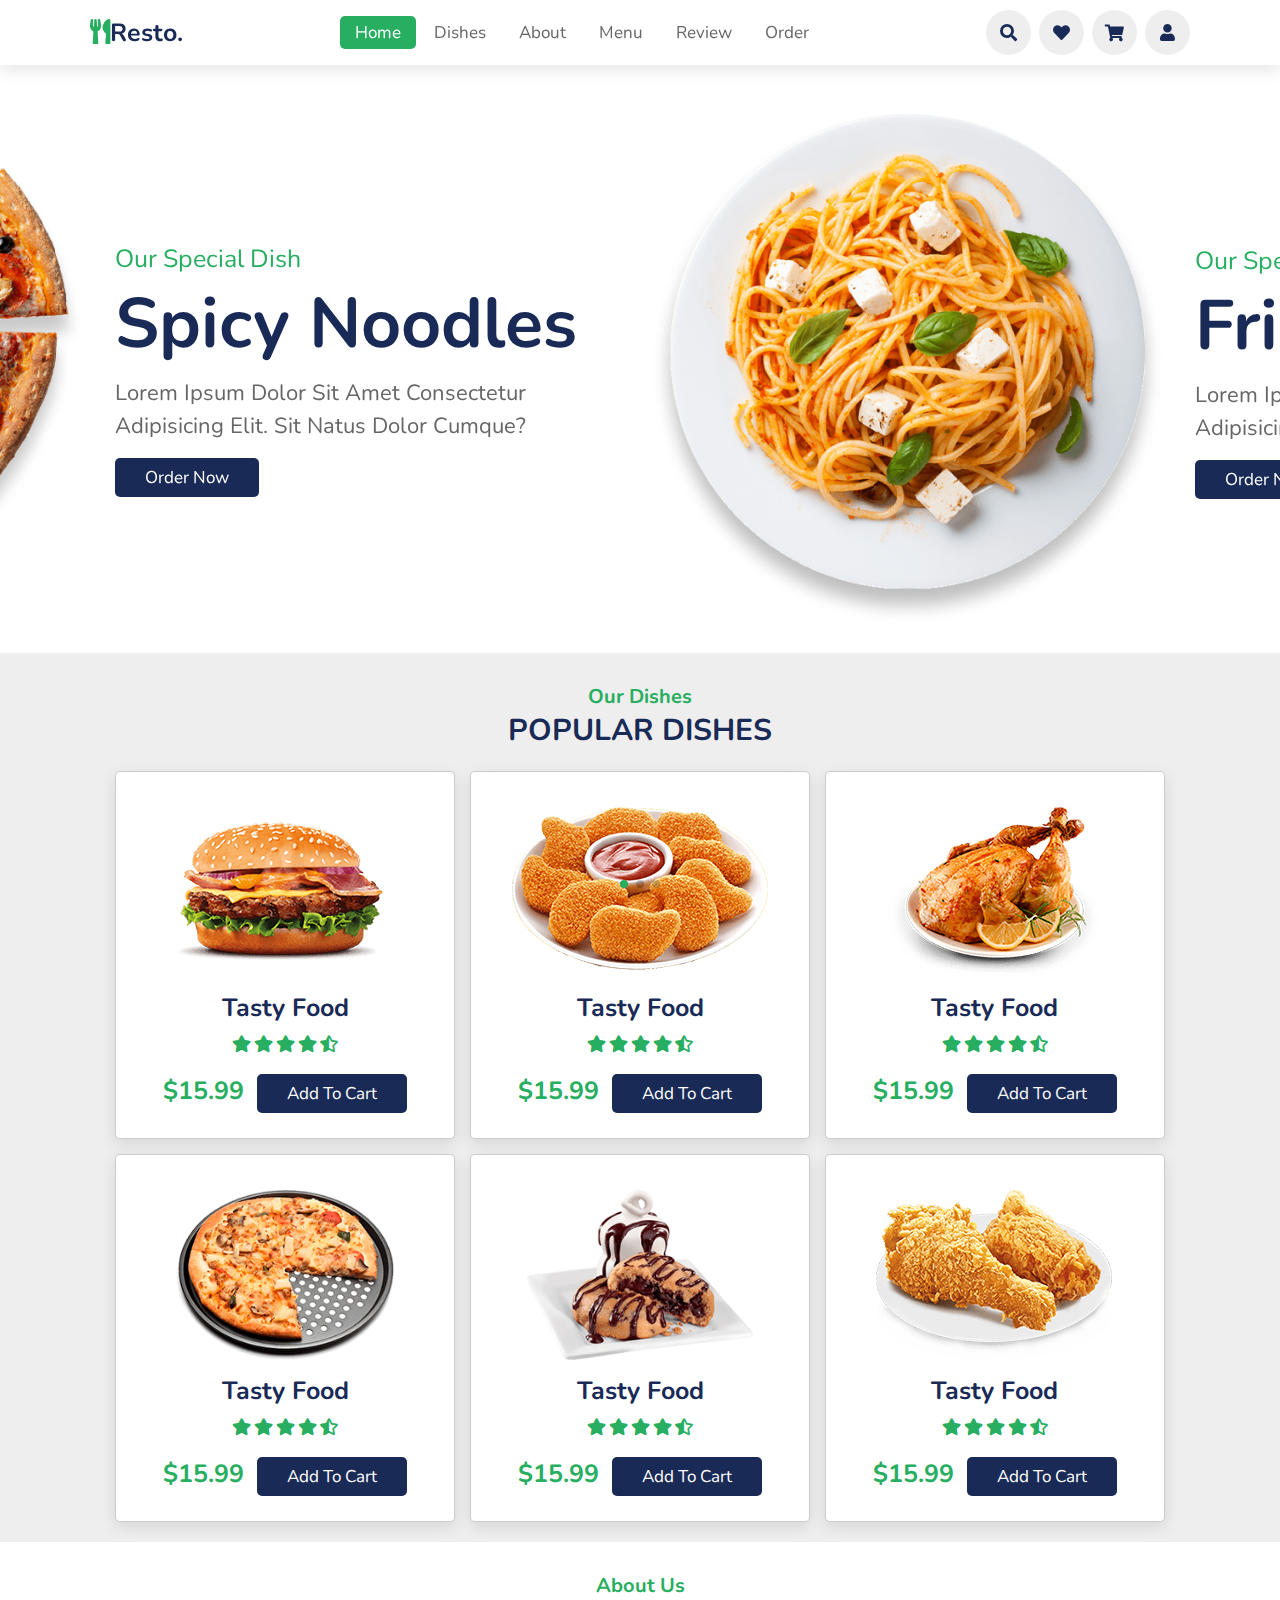
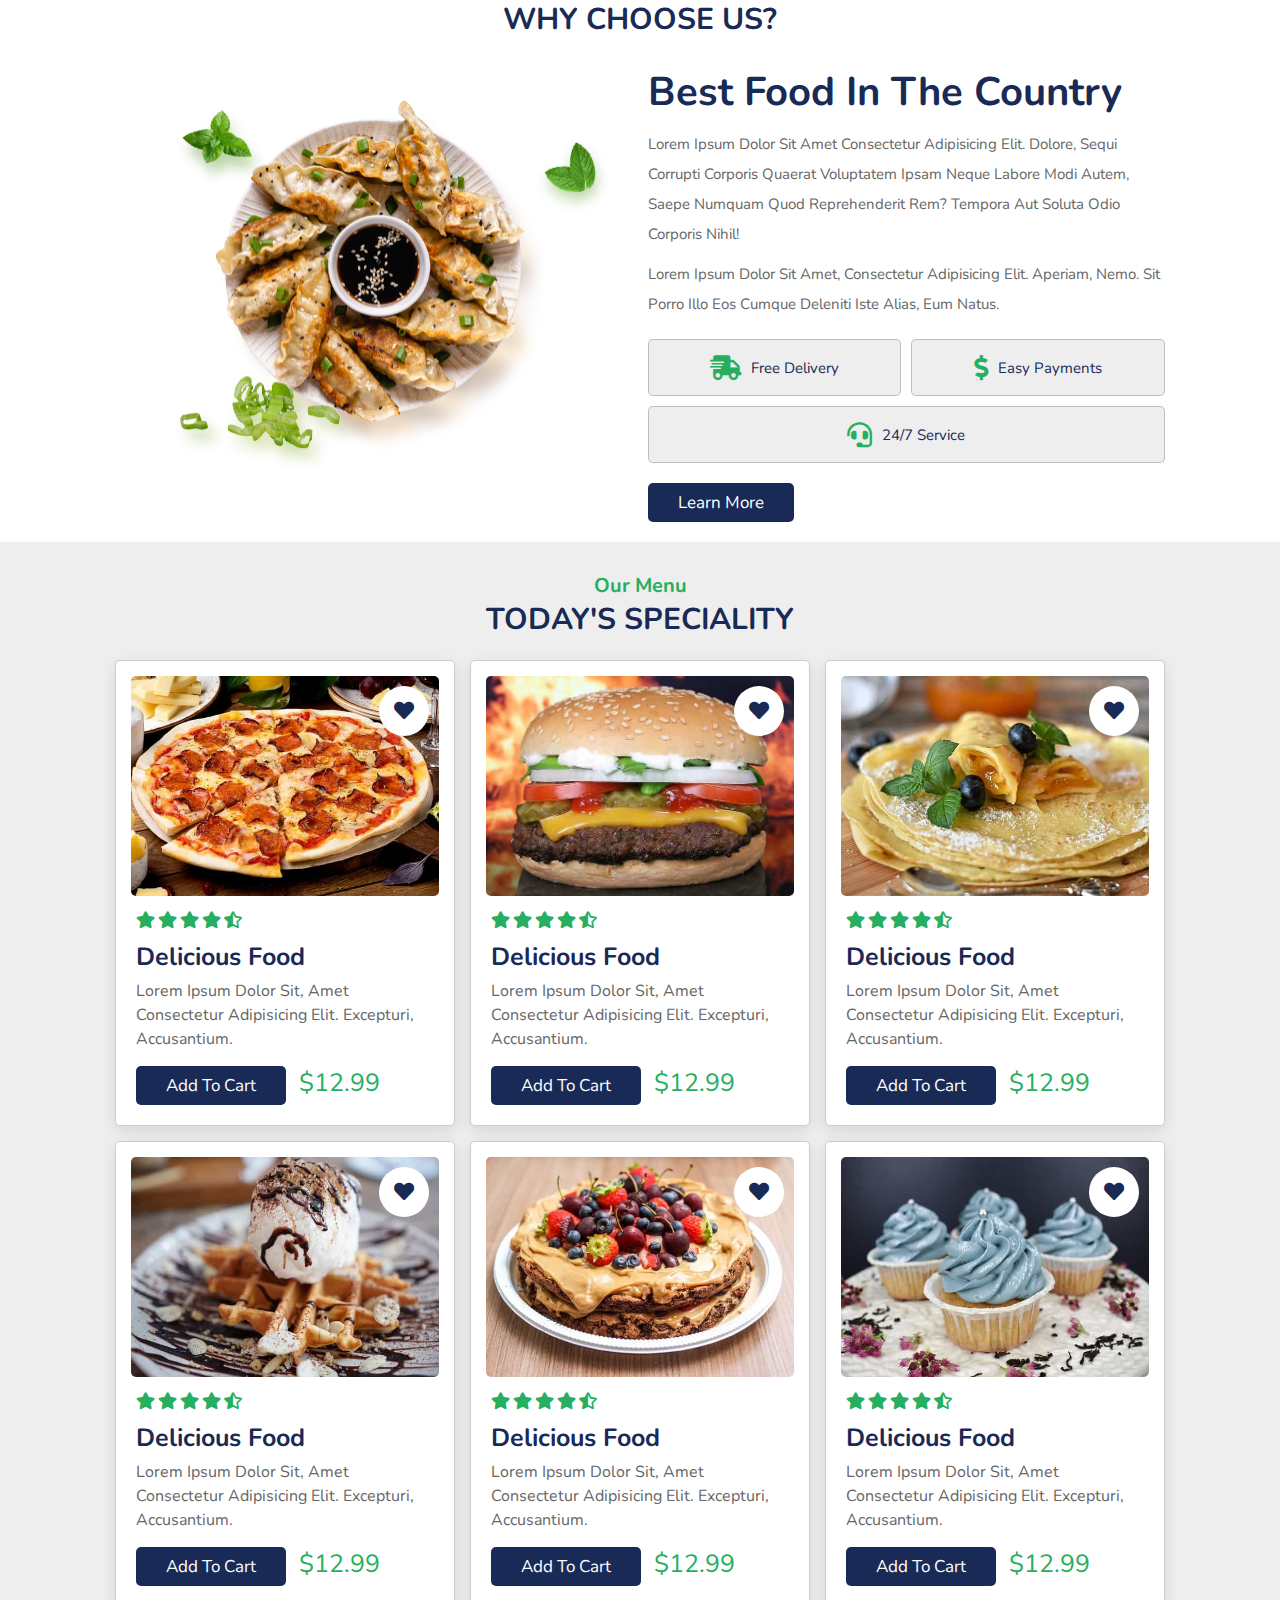
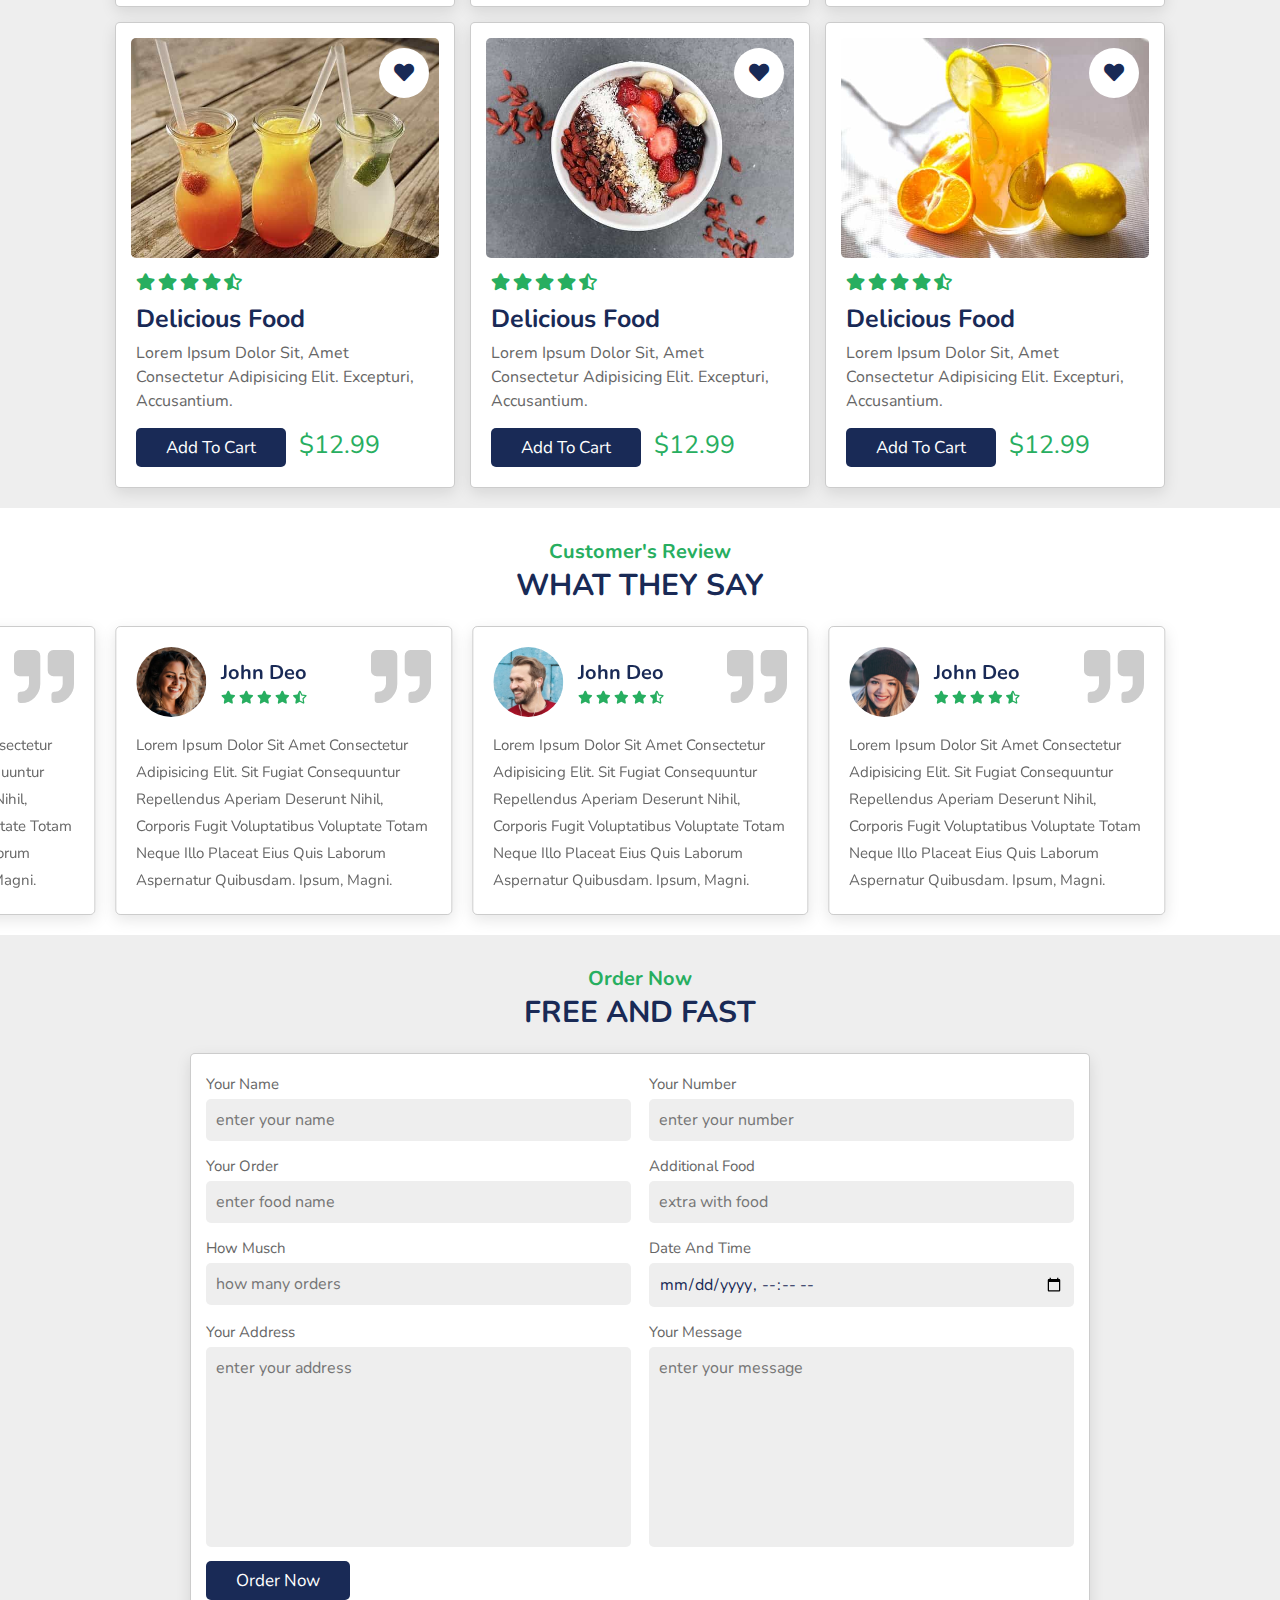
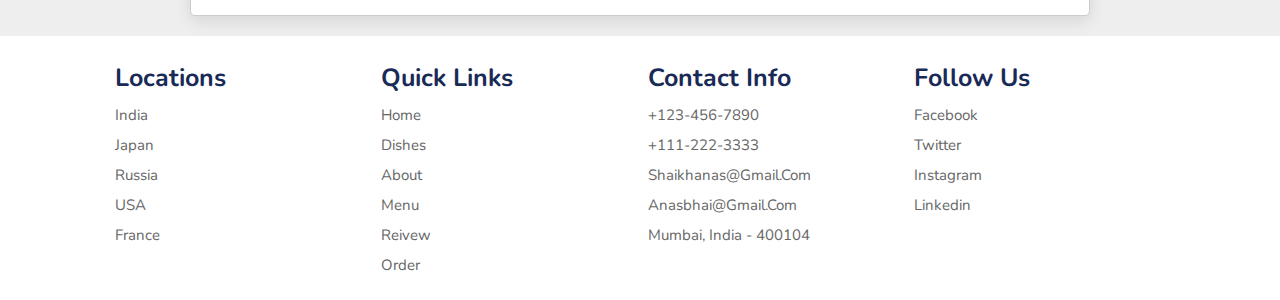
<file: tmp/index.html>
<!DOCTYPE html>
<html lang="en">
  <head>
    <meta charset="UTF-8" />
    <meta http-equiv="X-UA-Compatible" content="IE=edge" />
    <meta name="viewport" content="width=device-width, initial-scale=1.0" />
    <title>Complete Responsive Food Website Design Tutorial</title>

    <!-- custom js file link  -->
    <script defer src="js/script.js"></script>

    <link
      rel="stylesheet"
      href="https://unpkg.com/swiper/swiper-bundle.min.css"
    />

    <!-- font awesome cdn link  -->
    <link
      rel="stylesheet"
      href="https://cdnjs.cloudflare.com/ajax/libs/font-awesome/5.15.3/css/all.min.css"
    />

    <!-- custom css file link  -->
    <link rel="stylesheet" href="css/style.css" />
  </head>
  <body>
    <!-- header section starts      -->

    <header>
      <a href="#" class="logo"><i class="fas fa-utensils"></i>resto.</a>

      <nav class="navbar">
        <a class="active" href="#home">home</a>
        <a href="#dishes">dishes</a>
        <a href="#about">about</a>
        <a href="#menu">menu</a>
        <a href="#review">review</a>
        <a href="#order">order</a>
      </nav>

      <div class="icons">
        <i class="fas fa-bars" id="menu-bars"></i>
        <i class="fas fa-search" id="search-icon"></i>
        <a href="#" class="fas fa-heart"></a>
        <a href="#" class="fas fa-shopping-cart"></a>
        <a href="login.html" class="fas fa-solid fa-user"></a>
      </div>
    </header>
    <!-- header section ends-->

    <!-- search form  -->

    <form action="" id="search-form">
      <input
        type="search"
        placeholder="search here..."
        name=""
        id="search-box"
      />
      <label for="search-box" class="fas fa-search"></label>
      <i class="fas fa-times" id="close"></i>
    </form>

    <!-- Login Form -->
    <!-- home section starts  -->

    <section class="home" id="home">
      <div class="swiper-container home-slider">
        <div class="swiper-wrapper wrapper">
          <div class="swiper-slide slide">
            <div class="content">
              <span>our special dish</span>
              <h3>spicy noodles</h3>
              <p>
                Lorem ipsum dolor sit amet consectetur adipisicing elit. Sit
                natus dolor cumque?
              </p>
              <a href="#" class="btn">order now</a>
            </div>
            <div class="image">
              <img src="images/home-img-1.png" alt="" />
            </div>
          </div>

          <div class="swiper-slide slide">
            <div class="content">
              <span>our special dish</span>
              <h3>fried chicken</h3>
              <p>
                Lorem ipsum dolor sit amet consectetur adipisicing elit. Sit
                natus dolor cumque?
              </p>
              <a href="#" class="btn">order now</a>
            </div>
            <div class="image">
              <img src="images/home-img-2.png" alt="" />
            </div>
          </div>

          <div class="swiper-slide slide">
            <div class="content">
              <span>our special dish</span>
              <h3>hot pizza</h3>
              <p>
                Lorem ipsum dolor sit amet consectetur adipisicing elit. Sit
                natus dolor cumque?
              </p>
              <a href="#" class="btn">order now</a>
            </div>
            <div class="image">
              <img src="images/home-img-3.png" alt="" />
            </div>
          </div>
        </div>

        <div class="swiper-pagination"></div>
      </div>
    </section>

    <!-- home section ends -->

    <!-- dishes section starts  -->

    <section class="dishes" id="dishes">
      <h3 class="sub-heading">our dishes</h3>
      <h1 class="heading">popular dishes</h1>

      <div class="box-container">
        <div class="box">
          <a href="#" class="fas fa-heart"></a>
          <a href="#" class="fas fa-eye"></a>
          <img src="images/dish-1.png" alt="" />
          <h3>tasty food</h3>
          <div class="stars">
            <i class="fas fa-star"></i>
            <i class="fas fa-star"></i>
            <i class="fas fa-star"></i>
            <i class="fas fa-star"></i>
            <i class="fas fa-star-half-alt"></i>
          </div>
          <span>$15.99</span>
          <a href="#" class="btn">add to cart</a>
        </div>

        <div class="box">
          <a href="#" class="fas fa-heart"></a>
          <a href="#" class="fas fa-eye"></a>
          <img src="images/dish-2.png" alt="" />
          <h3>tasty food</h3>
          <div class="stars">
            <i class="fas fa-star"></i>
            <i class="fas fa-star"></i>
            <i class="fas fa-star"></i>
            <i class="fas fa-star"></i>
            <i class="fas fa-star-half-alt"></i>
          </div>
          <span>$15.99</span>
          <a href="#" class="btn">add to cart</a>
        </div>

        <div class="box">
          <a href="#" class="fas fa-heart"></a>
          <a href="#" class="fas fa-eye"></a>
          <img src="images/dish-3.png" alt="" />
          <h3>tasty food</h3>
          <div class="stars">
            <i class="fas fa-star"></i>
            <i class="fas fa-star"></i>
            <i class="fas fa-star"></i>
            <i class="fas fa-star"></i>
            <i class="fas fa-star-half-alt"></i>
          </div>
          <span>$15.99</span>
          <a href="#" class="btn">add to cart</a>
        </div>

        <div class="box">
          <a href="#" class="fas fa-heart"></a>
          <a href="#" class="fas fa-eye"></a>
          <img src="images/dish-4.png" alt="" />
          <h3>tasty food</h3>
          <div class="stars">
            <i class="fas fa-star"></i>
            <i class="fas fa-star"></i>
            <i class="fas fa-star"></i>
            <i class="fas fa-star"></i>
            <i class="fas fa-star-half-alt"></i>
          </div>
          <span>$15.99</span>
          <a href="#" class="btn">add to cart</a>
        </div>

        <div class="box">
          <a href="#" class="fas fa-heart"></a>
          <a href="#" class="fas fa-eye"></a>
          <img src="images/dish-5.png" alt="" />
          <h3>tasty food</h3>
          <div class="stars">
            <i class="fas fa-star"></i>
            <i class="fas fa-star"></i>
            <i class="fas fa-star"></i>
            <i class="fas fa-star"></i>
            <i class="fas fa-star-half-alt"></i>
          </div>
          <span>$15.99</span>
          <a href="#" class="btn">add to cart</a>
        </div>

        <div class="box">
          <a href="#" class="fas fa-heart"></a>
          <a href="#" class="fas fa-eye"></a>
          <img src="images/dish-6.png" alt="" />
          <h3>tasty food</h3>
          <div class="stars">
            <i class="fas fa-star"></i>
            <i class="fas fa-star"></i>
            <i class="fas fa-star"></i>
            <i class="fas fa-star"></i>
            <i class="fas fa-star-half-alt"></i>
          </div>
          <span>$15.99</span>
          <a href="#" class="btn">add to cart</a>
        </div>
      </div>
    </section>

    <!-- dishes section ends -->

    <!-- about section starts  -->

    <section class="about" id="about">
      <h3 class="sub-heading">about us</h3>
      <h1 class="heading">why choose us?</h1>

      <div class="row">
        <div class="image">
          <img src="images/about-img.png" alt="" />
        </div>

        <div class="content">
          <h3>best food in the country</h3>
          <p>
            Lorem ipsum dolor sit amet consectetur adipisicing elit. Dolore,
            sequi corrupti corporis quaerat voluptatem ipsam neque labore modi
            autem, saepe numquam quod reprehenderit rem? Tempora aut soluta odio
            corporis nihil!
          </p>
          <p>
            Lorem ipsum dolor sit amet, consectetur adipisicing elit. Aperiam,
            nemo. Sit porro illo eos cumque deleniti iste alias, eum natus.
          </p>
          <div class="icons-container">
            <div class="icons">
              <i class="fas fa-shipping-fast"></i>
              <span>free delivery</span>
            </div>
            <div class="icons">
              <i class="fas fa-dollar-sign"></i>
              <span>easy payments</span>
            </div>
            <div class="icons">
              <i class="fas fa-headset"></i>
              <span>24/7 service</span>
            </div>
          </div>
          <a href="#" class="btn">learn more</a>
        </div>
      </div>
    </section>

    <!-- about section ends -->

    <!-- menu section starts  -->

    <section class="menu" id="menu">
      <h3 class="sub-heading">our menu</h3>
      <h1 class="heading">today's speciality</h1>

      <div class="box-container">
        <div class="box">
          <div class="image">
            <img src="images/menu-1.jpg" alt="" />
            <a href="#" class="fas fa-heart"></a>
          </div>
          <div class="content">
            <div class="stars">
              <i class="fas fa-star"></i>
              <i class="fas fa-star"></i>
              <i class="fas fa-star"></i>
              <i class="fas fa-star"></i>
              <i class="fas fa-star-half-alt"></i>
            </div>
            <h3>delicious food</h3>
            <p>
              Lorem ipsum dolor sit, amet consectetur adipisicing elit.
              Excepturi, accusantium.
            </p>
            <a href="#" class="btn">add to cart</a>
            <span class="price">$12.99</span>
          </div>
        </div>

        <div class="box">
          <div class="image">
            <img src="images/menu-2.jpg" alt="" />
            <a href="#" class="fas fa-heart"></a>
          </div>
          <div class="content">
            <div class="stars">
              <i class="fas fa-star"></i>
              <i class="fas fa-star"></i>
              <i class="fas fa-star"></i>
              <i class="fas fa-star"></i>
              <i class="fas fa-star-half-alt"></i>
            </div>
            <h3>delicious food</h3>
            <p>
              Lorem ipsum dolor sit, amet consectetur adipisicing elit.
              Excepturi, accusantium.
            </p>
            <a href="#" class="btn">add to cart</a>
            <span class="price">$12.99</span>
          </div>
        </div>

        <div class="box">
          <div class="image">
            <img src="images/menu-3.jpg" alt="" />
            <a href="#" class="fas fa-heart"></a>
          </div>
          <div class="content">
            <div class="stars">
              <i class="fas fa-star"></i>
              <i class="fas fa-star"></i>
              <i class="fas fa-star"></i>
              <i class="fas fa-star"></i>
              <i class="fas fa-star-half-alt"></i>
            </div>
            <h3>delicious food</h3>
            <p>
              Lorem ipsum dolor sit, amet consectetur adipisicing elit.
              Excepturi, accusantium.
            </p>
            <a href="#" class="btn">add to cart</a>
            <span class="price">$12.99</span>
          </div>
        </div>

        <div class="box">
          <div class="image">
            <img src="images/menu-4.jpg" alt="" />
            <a href="#" class="fas fa-heart"></a>
          </div>
          <div class="content">
            <div class="stars">
              <i class="fas fa-star"></i>
              <i class="fas fa-star"></i>
              <i class="fas fa-star"></i>
              <i class="fas fa-star"></i>
              <i class="fas fa-star-half-alt"></i>
            </div>
            <h3>delicious food</h3>
            <p>
              Lorem ipsum dolor sit, amet consectetur adipisicing elit.
              Excepturi, accusantium.
            </p>
            <a href="#" class="btn">add to cart</a>
            <span class="price">$12.99</span>
          </div>
        </div>

        <div class="box">
          <div class="image">
            <img src="images/menu-5.jpg" alt="" />
            <a href="#" class="fas fa-heart"></a>
          </div>
          <div class="content">
            <div class="stars">
              <i class="fas fa-star"></i>
              <i class="fas fa-star"></i>
              <i class="fas fa-star"></i>
              <i class="fas fa-star"></i>
              <i class="fas fa-star-half-alt"></i>
            </div>
            <h3>delicious food</h3>
            <p>
              Lorem ipsum dolor sit, amet consectetur adipisicing elit.
              Excepturi, accusantium.
            </p>
            <a href="#" class="btn">add to cart</a>
            <span class="price">$12.99</span>
          </div>
        </div>

        <div class="box">
          <div class="image">
            <img src="images/menu-6.jpg" alt="" />
            <a href="#" class="fas fa-heart"></a>
          </div>
          <div class="content">
            <div class="stars">
              <i class="fas fa-star"></i>
              <i class="fas fa-star"></i>
              <i class="fas fa-star"></i>
              <i class="fas fa-star"></i>
              <i class="fas fa-star-half-alt"></i>
            </div>
            <h3>delicious food</h3>
            <p>
              Lorem ipsum dolor sit, amet consectetur adipisicing elit.
              Excepturi, accusantium.
            </p>
            <a href="#" class="btn">add to cart</a>
            <span class="price">$12.99</span>
          </div>
        </div>

        <div class="box">
          <div class="image">
            <img src="images/menu-7.jpg" alt="" />
            <a href="#" class="fas fa-heart"></a>
          </div>
          <div class="content">
            <div class="stars">
              <i class="fas fa-star"></i>
              <i class="fas fa-star"></i>
              <i class="fas fa-star"></i>
              <i class="fas fa-star"></i>
              <i class="fas fa-star-half-alt"></i>
            </div>
            <h3>delicious food</h3>
            <p>
              Lorem ipsum dolor sit, amet consectetur adipisicing elit.
              Excepturi, accusantium.
            </p>
            <a href="#" class="btn">add to cart</a>
            <span class="price">$12.99</span>
          </div>
        </div>

        <div class="box">
          <div class="image">
            <img src="images/menu-8.jpg" alt="" />
            <a href="#" class="fas fa-heart"></a>
          </div>
          <div class="content">
            <div class="stars">
              <i class="fas fa-star"></i>
              <i class="fas fa-star"></i>
              <i class="fas fa-star"></i>
              <i class="fas fa-star"></i>
              <i class="fas fa-star-half-alt"></i>
            </div>
            <h3>delicious food</h3>
            <p>
              Lorem ipsum dolor sit, amet consectetur adipisicing elit.
              Excepturi, accusantium.
            </p>
            <a href="#" class="btn">add to cart</a>
            <span class="price">$12.99</span>
          </div>
        </div>

        <div class="box">
          <div class="image">
            <img src="images/menu-9.jpg" alt="" />
            <a href="#" class="fas fa-heart"></a>
          </div>
          <div class="content">
            <div class="stars">
              <i class="fas fa-star"></i>
              <i class="fas fa-star"></i>
              <i class="fas fa-star"></i>
              <i class="fas fa-star"></i>
              <i class="fas fa-star-half-alt"></i>
            </div>
            <h3>delicious food</h3>
            <p>
              Lorem ipsum dolor sit, amet consectetur adipisicing elit.
              Excepturi, accusantium.
            </p>
            <a href="#" class="btn">add to cart</a>
            <span class="price">$12.99</span>
          </div>
        </div>
      </div>
    </section>

    <!-- menu section ends -->

    <!-- review section starts  -->

    <section class="review" id="review">
      <h3 class="sub-heading">customer's review</h3>
      <h1 class="heading">what they say</h1>

      <div class="swiper-container review-slider">
        <div class="swiper-wrapper">
          <div class="swiper-slide slide">
            <i class="fas fa-quote-right"></i>
            <div class="user">
              <img src="images/pic-1.png" alt="" />
              <div class="user-info">
                <h3>john deo</h3>
                <div class="stars">
                  <i class="fas fa-star"></i>
                  <i class="fas fa-star"></i>
                  <i class="fas fa-star"></i>
                  <i class="fas fa-star"></i>
                  <i class="fas fa-star-half-alt"></i>
                </div>
              </div>
            </div>
            <p>
              Lorem ipsum dolor sit amet consectetur adipisicing elit. Sit
              fugiat consequuntur repellendus aperiam deserunt nihil, corporis
              fugit voluptatibus voluptate totam neque illo placeat eius quis
              laborum aspernatur quibusdam. Ipsum, magni.
            </p>
          </div>

          <div class="swiper-slide slide">
            <i class="fas fa-quote-right"></i>
            <div class="user">
              <img src="images/pic-2.png" alt="" />
              <div class="user-info">
                <h3>john deo</h3>
                <div class="stars">
                  <i class="fas fa-star"></i>
                  <i class="fas fa-star"></i>
                  <i class="fas fa-star"></i>
                  <i class="fas fa-star"></i>
                  <i class="fas fa-star-half-alt"></i>
                </div>
              </div>
            </div>
            <p>
              Lorem ipsum dolor sit amet consectetur adipisicing elit. Sit
              fugiat consequuntur repellendus aperiam deserunt nihil, corporis
              fugit voluptatibus voluptate totam neque illo placeat eius quis
              laborum aspernatur quibusdam. Ipsum, magni.
            </p>
          </div>

          <div class="swiper-slide slide">
            <i class="fas fa-quote-right"></i>
            <div class="user">
              <img src="images/pic-3.png" alt="" />
              <div class="user-info">
                <h3>john deo</h3>
                <div class="stars">
                  <i class="fas fa-star"></i>
                  <i class="fas fa-star"></i>
                  <i class="fas fa-star"></i>
                  <i class="fas fa-star"></i>
                  <i class="fas fa-star-half-alt"></i>
                </div>
              </div>
            </div>
            <p>
              Lorem ipsum dolor sit amet consectetur adipisicing elit. Sit
              fugiat consequuntur repellendus aperiam deserunt nihil, corporis
              fugit voluptatibus voluptate totam neque illo placeat eius quis
              laborum aspernatur quibusdam. Ipsum, magni.
            </p>
          </div>

          <div class="swiper-slide slide">
            <i class="fas fa-quote-right"></i>
            <div class="user">
              <img src="images/pic-4.png" alt="" />
              <div class="user-info">
                <h3>john deo</h3>
                <div class="stars">
                  <i class="fas fa-star"></i>
                  <i class="fas fa-star"></i>
                  <i class="fas fa-star"></i>
                  <i class="fas fa-star"></i>
                  <i class="fas fa-star-half-alt"></i>
                </div>
              </div>
            </div>
            <p>
              Lorem ipsum dolor sit amet consectetur adipisicing elit. Sit
              fugiat consequuntur repellendus aperiam deserunt nihil, corporis
              fugit voluptatibus voluptate totam neque illo placeat eius quis
              laborum aspernatur quibusdam. Ipsum, magni.
            </p>
          </div>
        </div>
      </div>
    </section>

    <!-- review section ends -->

    <!-- order section starts  -->

    <section class="order" id="order">
      <h3 class="sub-heading">order now</h3>
      <h1 class="heading">free and fast</h1>

      <form action="">
        <div class="inputBox">
          <div class="input">
            <span>your name</span>
            <input type="text" placeholder="enter your name" />
          </div>
          <div class="input">
            <span>your number</span>
            <input type="number" placeholder="enter your number" />
          </div>
        </div>
        <div class="inputBox">
          <div class="input">
            <span>your order</span>
            <input type="text" placeholder="enter food name" />
          </div>
          <div class="input">
            <span>additional food</span>
            <input type="test" placeholder="extra with food" />
          </div>
        </div>
        <div class="inputBox">
          <div class="input">
            <span>how musch</span>
            <input type="number" placeholder="how many orders" />
          </div>
          <div class="input">
            <span>date and time</span>
            <input type="datetime-local" />
          </div>
        </div>
        <div class="inputBox">
          <div class="input">
            <span>your address</span>
            <textarea
              name=""
              placeholder="enter your address"
              id=""
              cols="30"
              rows="10"
            ></textarea>
          </div>
          <div class="input">
            <span>your message</span>
            <textarea
              name=""
              placeholder="enter your message"
              id=""
              cols="30"
              rows="10"
            ></textarea>
          </div>
        </div>

        <input type="submit" value="order now" class="btn" />
      </form>
    </section>

    <!-- order section ends -->

    <!-- footer section starts  -->

    <section class="footer">
      <div class="box-container">
        <div class="box">
          <h3>locations</h3>
          <a href="#">india</a>
          <a href="#">japan</a>
          <a href="#">russia</a>
          <a href="#">USA</a>
          <a href="#">france</a>
        </div>

        <div class="box">
          <h3>quick links</h3>
          <a href="#">home</a>
          <a href="#">dishes</a>
          <a href="#">about</a>
          <a href="#">menu</a>
          <a href="#">reivew</a>
          <a href="#">order</a>
        </div>

        <div class="box">
          <h3>contact info</h3>
          <a href="#">+123-456-7890</a>
          <a href="#">+111-222-3333</a>
          <a href="#">shaikhanas@gmail.com</a>
          <a href="#">anasbhai@gmail.com</a>
          <a href="#">mumbai, india - 400104</a>
        </div>

        <div class="box">
          <h3>follow us</h3>
          <a href="#">facebook</a>
          <a href="#">twitter</a>
          <a href="#">instagram</a>
          <a href="#">linkedin</a>
        </div>
      </div>
    </section>

    <!-- footer section ends -->

    <!-- loader part  -->
    <div class="loader-container">
      <img src="images/loader.gif" alt="" />
    </div>

    <script src="https://unpkg.com/swiper/swiper-bundle.min.js"></script>
  </body>
</html>
</file>
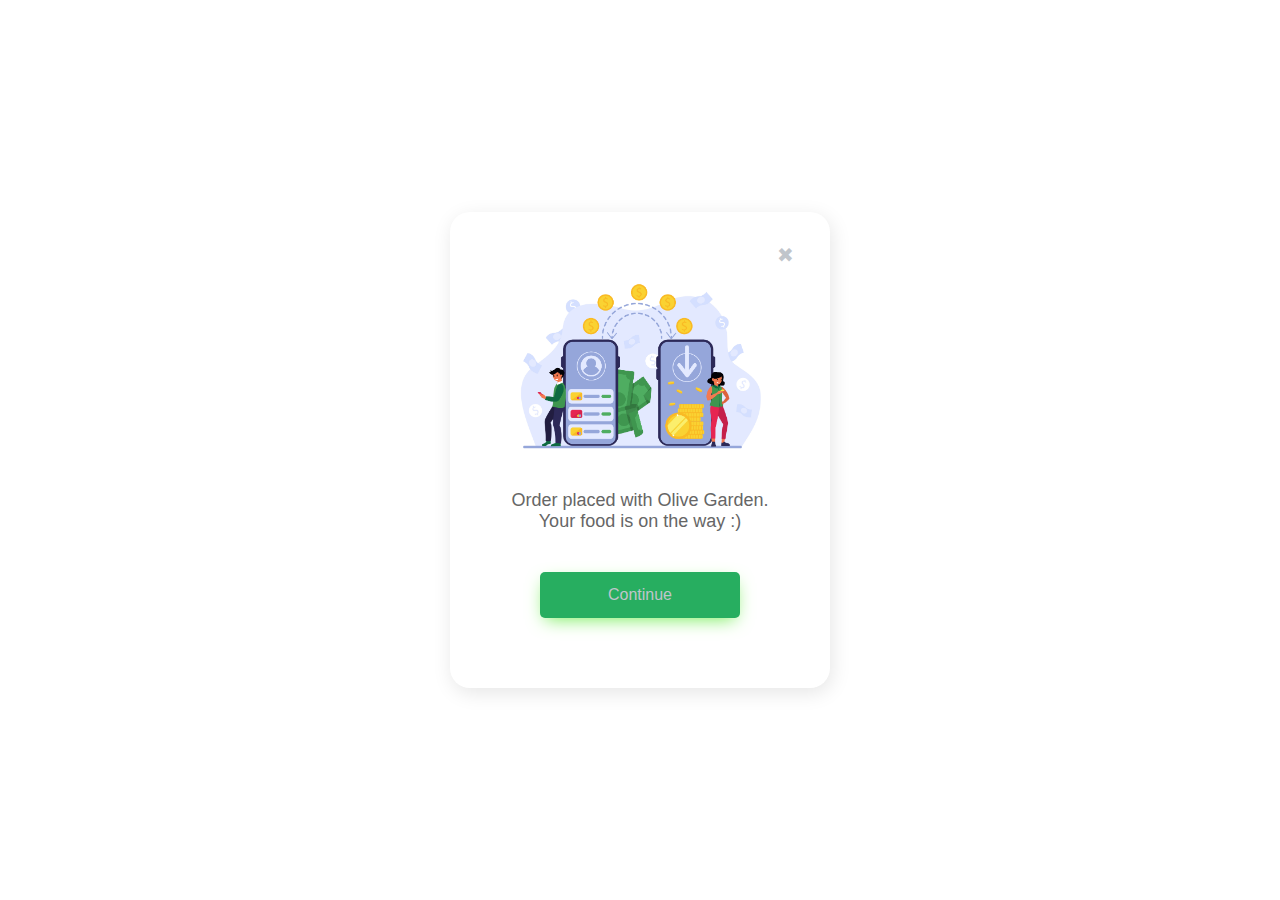
<file: templates/checkout.html>
<!DOCTYPE html>
<html lang="en">
  <head>
    <meta charset="utf-8" />
    <meta
      name="viewport"
      content="width=device-width, initial-scale=1, shrink-to-fit=no"
    />
    <title>Confirmation</title>
 <link rel="stylesheet" href="/static/css/checkout.css">
  </head>
 <div class="container">
  <div class="cookiesContent" id="cookiesPopup">
    <button class="close">✖</button>
    <img src="/static/images/6617.jpg" />
    <p>Order placed with Olive Garden. <br> Your food is on the way :)</p>
    <button class="accept"><a href="{%url 'index'%}">Continue</a></button>
  </div>
</div>
  </body>
</html>
</file>
<file: tmp/css/style.css>
@import url("https://fonts.googleapis.com/css2?family=Nunito:wght@200;300;400;600;700&display=swap");

:root {
  --green: #27ae60;
  --black: #192a56;
  --light-color: #666;
  --box-shadow: 0 0.5rem 1.5rem rgba(0, 0, 0, 0.1);
}

* {
  font-family: "Nunito", sans-serif;
  margin: 0;
  padding: 0;
  box-sizing: border-box;
  text-decoration: none;
  outline: none;
  border: none;
  text-transform: capitalize;
  transition: all 0.2s linear;
}

html {
  font-size: 62.5%;
  overflow-x: hidden;
  scroll-padding-top: 5.5rem;
  scroll-behavior: smooth;
}

section {
  padding: 2rem 9%;
}

section:nth-child(even) {
  background: #eee;
}

.sub-heading {
  text-align: center;
  color: var(--green);
  font-size: 2rem;
  padding-top: 1rem;
}

.heading {
  text-align: center;
  color: var(--black);
  font-size: 3rem;
  padding-bottom: 2rem;
  text-transform: uppercase;
}

.btn {
  margin-top: 1rem;
  display: inline-block;
  font-size: 1.7rem;
  color: #fff;
  background: var(--black);
  border-radius: 0.5rem;
  cursor: pointer;
  padding: 0.8rem 3rem;
}

.btn:hover {
  background: var(--green);
  letter-spacing: 0.1rem;
}

header {
  position: fixed;
  top: 0;
  left: 0;
  right: 0;
  background: #fff;
  padding: 1rem 7%;
  display: flex;
  align-items: center;
  justify-content: space-between;
  z-index: 1000;
  box-shadow: var(--box-shadow);
}

header .logo {
  color: var(--black);
  font-size: 2.5rem;
  font-weight: bolder;
}

header .logo i {
  color: var(--green);
}

header .navbar a {
  font-size: 1.7rem;
  border-radius: 0.5rem;
  padding: 0.5rem 1.5rem;
  color: var(--light-color);
}

header .navbar a.active,
header .navbar a:hover {
  color: #fff;
  background: var(--green);
}

header .icons i,
header .icons a {
  cursor: pointer;
  margin-left: 0.5rem;
  height: 4.5rem;
  line-height: 4.5rem;
  width: 4.5rem;
  text-align: center;
  font-size: 1.7rem;
  color: var(--black);
  border-radius: 50%;
  background: #eee;
}

header .icons i:hover,
header .icons a:hover {
  color: #fff;
  background: var(--green);
  transform: rotate(360deg);
}

header .icons #menu-bars {
  display: none;
}

#search-form {
  position: fixed;
  top: -110%;
  left: 0;
  height: 100%;
  width: 100%;
  z-index: 1004;
  background: rgba(0, 0, 0, 0.8);
  display: flex;
  align-items: center;
  justify-content: center;
  padding: 0 1rem;
}

#search-form.active {
  top: 0;
}

#search-form #search-box {
  width: 50rem;
  border-bottom: 0.1rem solid #fff;
  padding: 1rem 0;
  color: #fff;
  font-size: 3rem;
  text-transform: none;
  background: none;
}

#search-form #search-box::placeholder {
  color: #eee;
}

#search-form #search-box::-webkit-search-cancel-button {
  -webkit-appearance: none;
}

#search-form label {
  color: #fff;
  cursor: pointer;
  font-size: 3rem;
}

#search-form label:hover {
  color: var(--green);
}

#search-form #close {
  position: absolute;
  color: #fff;
  cursor: pointer;
  top: 2rem;
  right: 3rem;
  font-size: 5rem;
}

.home .home-slider .slide {
  display: flex;
  align-items: center;
  flex-wrap: wrap;
  gap: 2rem;
  padding-top: 9rem;
}

.home .home-slider .slide .content {
  flex: 1 1 45rem;
}

.home .home-slider .slide .image {
  flex: 1 1 45rem;
}

.home .home-slider .slide .image img {
  width: 100%;
}

.home .home-slider .slide .content span {
  color: var(--green);
  font-size: 2.5rem;
}

.home .home-slider .slide .content h3 {
  color: var(--black);
  font-size: 7rem;
}

.home .home-slider .slide .content p {
  color: var(--light-color);
  font-size: 2.2rem;
  padding: 0.5rem 0;
  line-height: 1.5;
}

.swiper-pagination-bullet-active {
  background: var(--green);
}

.dishes .box-container {
  display: grid;
  grid-template-columns: repeat(auto-fit, minmax(28rem, 1fr));
  gap: 1.5rem;
}

.dishes .box-container .box {
  padding: 2.5rem;
  background: #fff;
  border-radius: 0.5rem;
  border: 0.1rem solid rgba(0, 0, 0, 0.2);
  box-shadow: var(--box-shadow);
  position: relative;
  overflow: hidden;
  text-align: center;
}

.dishes .box-container .box .fa-heart,
.dishes .box-container .box .fa-eye {
  position: absolute;
  top: 1.5rem;
  background: #eee;
  border-radius: 50%;
  height: 5rem;
  width: 5rem;
  line-height: 5rem;
  font-size: 2rem;
  color: var(--black);
}

.dishes .box-container .box .fa-heart:hover,
.dishes .box-container .box .fa-eye:hover {
  background: var(--green);
  color: #fff;
}

.dishes .box-container .box .fa-heart {
  right: -15rem;
}

.dishes .box-container .box .fa-eye {
  left: -15rem;
}

.dishes .box-container .box:hover .fa-heart {
  right: 1.5rem;
}

.dishes .box-container .box:hover .fa-eye {
  left: 1.5rem;
}

.dishes .box-container .box img {
  height: 17rem;
  margin: 1rem 0;
}

.dishes .box-container .box h3 {
  color: var(--black);
  font-size: 2.5rem;
}

.dishes .box-container .box .stars {
  padding: 1rem 0;
}

.dishes .box-container .box .stars i {
  font-size: 1.7rem;
  color: var(--green);
}

.dishes .box-container .box span {
  color: var(--green);
  font-weight: bolder;
  margin-right: 1rem;
  font-size: 2.5rem;
}

.about .row {
  display: flex;
  flex-wrap: wrap;
  gap: 1.5rem;
  align-items: center;
}

.about .row .image {
  flex: 1 1 45rem;
}

.about .row .image img {
  width: 100%;
}

.about .row .content {
  flex: 1 1 45rem;
}

.about .row .content h3 {
  color: var(--black);
  font-size: 4rem;
  padding: 0.5rem 0;
}

.about .row .content p {
  color: var(--light-color);
  font-size: 1.5rem;
  padding: 0.5rem 0;
  line-height: 2;
}

.about .row .content .icons-container {
  display: flex;
  gap: 1rem;
  flex-wrap: wrap;
  padding: 1rem 0;
  margin-top: 0.5rem;
}

.about .row .content .icons-container .icons {
  background: #eee;
  border-radius: 0.5rem;
  border: 0.1rem solid rgba(0, 0, 0, 0.2);
  display: flex;
  align-items: center;
  justify-content: center;
  gap: 1rem;
  flex: 1 1 17rem;
  padding: 1.5rem 1rem;
}

.about .row .content .icons-container .icons i {
  font-size: 2.5rem;
  color: var(--green);
}

.about .row .content .icons-container .icons span {
  font-size: 1.5rem;
  color: var(--black);
}

.menu .box-container {
  display: grid;
  grid-template-columns: repeat(auto-fit, minmax(30rem, 1fr));
  gap: 1.5rem;
}

.menu .box-container .box {
  background: #fff;
  border: 0.1rem solid rgba(0, 0, 0, 0.2);
  border-radius: 0.5rem;
  box-shadow: var(--box-shadow);
}

.menu .box-container .box .image {
  height: 25rem;
  width: 100%;
  padding: 1.5rem;
  overflow: hidden;
  position: relative;
}

.menu .box-container .box .image img {
  height: 100%;
  width: 100%;
  border-radius: 0.5rem;
  object-fit: cover;
}

.menu .box-container .box .image .fa-heart {
  position: absolute;
  top: 2.5rem;
  right: 2.5rem;
  height: 5rem;
  width: 5rem;
  line-height: 5rem;
  text-align: center;
  font-size: 2rem;
  background: #fff;
  border-radius: 50%;
  color: var(--black);
}

.menu .box-container .box .image .fa-heart:hover {
  background-color: var(--green);
  color: #fff;
}

.menu .box-container .box .content {
  padding: 2rem;
  padding-top: 0;
}

.menu .box-container .box .content .stars {
  padding-bottom: 1rem;
}

.menu .box-container .box .content .stars i {
  font-size: 1.7rem;
  color: var(--green);
}

.menu .box-container .box .content h3 {
  color: var(--black);
  font-size: 2.5rem;
}

.menu .box-container .box .content p {
  color: var(--light-color);
  font-size: 1.6rem;
  padding: 0.5rem 0;
  line-height: 1.5;
}

.menu .box-container .box .content .price {
  color: var(--green);
  margin-left: 1rem;
  font-size: 2.5rem;
}

.review .slide {
  padding: 2rem;
  box-shadow: var(--box-shadow);
  border: 0.1rem solid rgba(0, 0, 0, 0.2);
  border-radius: 0.5rem;
  position: relative;
}

.review .slide .fa-quote-right {
  position: absolute;
  top: 2rem;
  right: 2rem;
  font-size: 6rem;
  color: #ccc;
}

.review .slide .user {
  display: flex;
  gap: 1.5rem;
  align-items: center;
  padding-bottom: 1.5rem;
}

.review .slide .user img {
  height: 7rem;
  width: 7rem;
  border-radius: 50%;
  object-fit: cover;
}

.review .slide .user h3 {
  color: var(--black);
  font-size: 2rem;
  padding-bottom: 0.5rem;
}

.review .slide .user i {
  font-size: 1.3rem;
  color: var(--green);
}

.review .slide p {
  font-size: 1.5rem;
  line-height: 1.8;
  color: var(--light-color);
}

.order form {
  max-width: 90rem;
  border-radius: 0.5rem;
  box-shadow: var(--box-shadow);
  border: 0.1rem solid rgba(0, 0, 0, 0.2);
  background: #fff;
  padding: 1.5rem;
  margin: 0 auto;
}

.order form .inputBox {
  display: flex;
  flex-wrap: wrap;
  justify-content: space-between;
}

.order form .inputBox .input {
  width: 49%;
}

.order form .inputBox .input span {
  display: block;
  padding: 0.5rem 0;
  font-size: 1.5rem;
  color: var(--light-color);
}

.order form .inputBox .input input,
.order form .inputBox .input textarea {
  background: #eee;
  border-radius: 0.5rem;
  padding: 1rem;
  font-size: 1.6rem;
  color: var(--black);
  text-transform: none;
  margin-bottom: 1rem;
  width: 100%;
}

.order form .inputBox .input input:focus,
.order form .inputBox .input textarea:focus {
  border: 0.1rem solid var(--green);
}

.order form .inputBox .input textarea {
  height: 20rem;
  resize: none;
}

.order form .btn {
  margin-top: 0;
}

.footer .box-container {
  display: grid;
  grid-template-columns: repeat(auto-fit, minmax(25rem, 1fr));
  gap: 1.5rem;
}

.footer .box-container .box h3 {
  padding: 0.5rem 0;
  font-size: 2.5rem;
  color: var(--black);
}

.footer .box-container .box a {
  display: block;
  padding: 0.5rem 0;
  font-size: 1.5rem;
  color: var(--light-color);
}

.footer .box-container .box a:hover {
  color: var(--green);
  text-decoration: underline;
}

.footer .credit {
  text-align: center;
  border-top: 0.1rem solid rgba(0, 0, 0, 0.1);
  font-size: 2rem;
  color: var(--black);
  padding: 0.5rem;
  padding-top: 1.5rem;
  margin-top: 1.5rem;
}

.footer .credit span {
  color: var(--green);
}

.loader-container {
  position: fixed;
  top: 0;
  left: 0;
  height: 100%;
  width: 100%;
  z-index: 10000;
  background: #fff;
  display: flex;
  align-items: center;
  justify-content: center;
  overflow: hidden;
}

.loader-container img {
  width: 35rem;
}

.loader-container.fade-out {
  top: -110%;
  opacity: 0;
}

/* media queries  */

@media (max-width: 991px) {
  html {
    font-size: 55%;
  }

  header {
    padding: 1rem 2rem;
  }

  section {
    padding: 2rem;
  }
}

@media (max-width: 768px) {
  header .icons #menu-bars {
    display: inline-block;
  }

  header .navbar {
    position: absolute;
    top: 100%;
    left: 0;
    right: 0;
    background: #fff;
    border-top: 0.1rem solid rgba(0, 0, 0, 0.2);
    border-bottom: 0.1rem solid rgba(0, 0, 0, 0.2);
    padding: 1rem;
    clip-path: polygon(0 0, 100% 0, 100% 0, 0 0);
  }

  header .navbar.active {
    clip-path: polygon(0 0, 100% 0, 100% 100%, 0% 100%);
  }

  header .navbar a {
    display: block;
    padding: 1.5rem;
    margin: 1rem;
    font-size: 2rem;
    background: #eee;
  }

  #search-form #search-box {
    width: 90%;
    margin: 0 1rem;
  }

  .home .home-slider .slide .content h3 {
    font-size: 5rem;
  }
}

@media (max-width: 450px) {
  html {
    font-size: 50%;
  }

  .dishes .box-container .box img {
    height: auto;
    width: 100%;
  }

  .order form .inputBox .input {
    width: 100%;
  }
}
</file>
<file: static/css/checkout.css>
@import url("https://fonts.googleapis.com/css?family=Quicksand:300,400,500,700");
body {
  font-family: "Nunito", sans-serif;
  padding: 0;
  margin: 0;
  background-color: #fff;
  display: flex;
  justify-content: center;
  align-items: center;
  height: 100vh;
}
a {
  text-decoration: none;
  color: #c0c5cb;
}
.cookiesContent {
  width: 320px;
  display: flex;
  flex-direction: column;
  align-items: center;
  background-color: #fff;
  box-shadow: 2px 5px 20px rgba(0, 0, 0, 0.1);
  color: #000;
  text-align: center;
  border-radius: 20px;
  padding: 30px 30px 70px;
}
button.close {
  width: 30px;
  font-size: 20px;
  color: #c0c5cb;
  align-self: flex-end;
  background-color: transparent;
  border: none;
  margin-bottom: 10px;
}
img {
  width: 250px;
  margin-bottom: 15px;
}
p {
  margin-bottom: 40px;
  font-size: 18px;
  color: #666;
}
button.accept {
  background-color: #27ae60;
  border: none;
  border-radius: 5px;
  width: 200px;
  padding: 14px;
  font-size: 16px;
  font-weight: 200;
  color: white;
  box-shadow: 0px 6px 18px -5px rgb(115, 237, 85);
}
</file>
